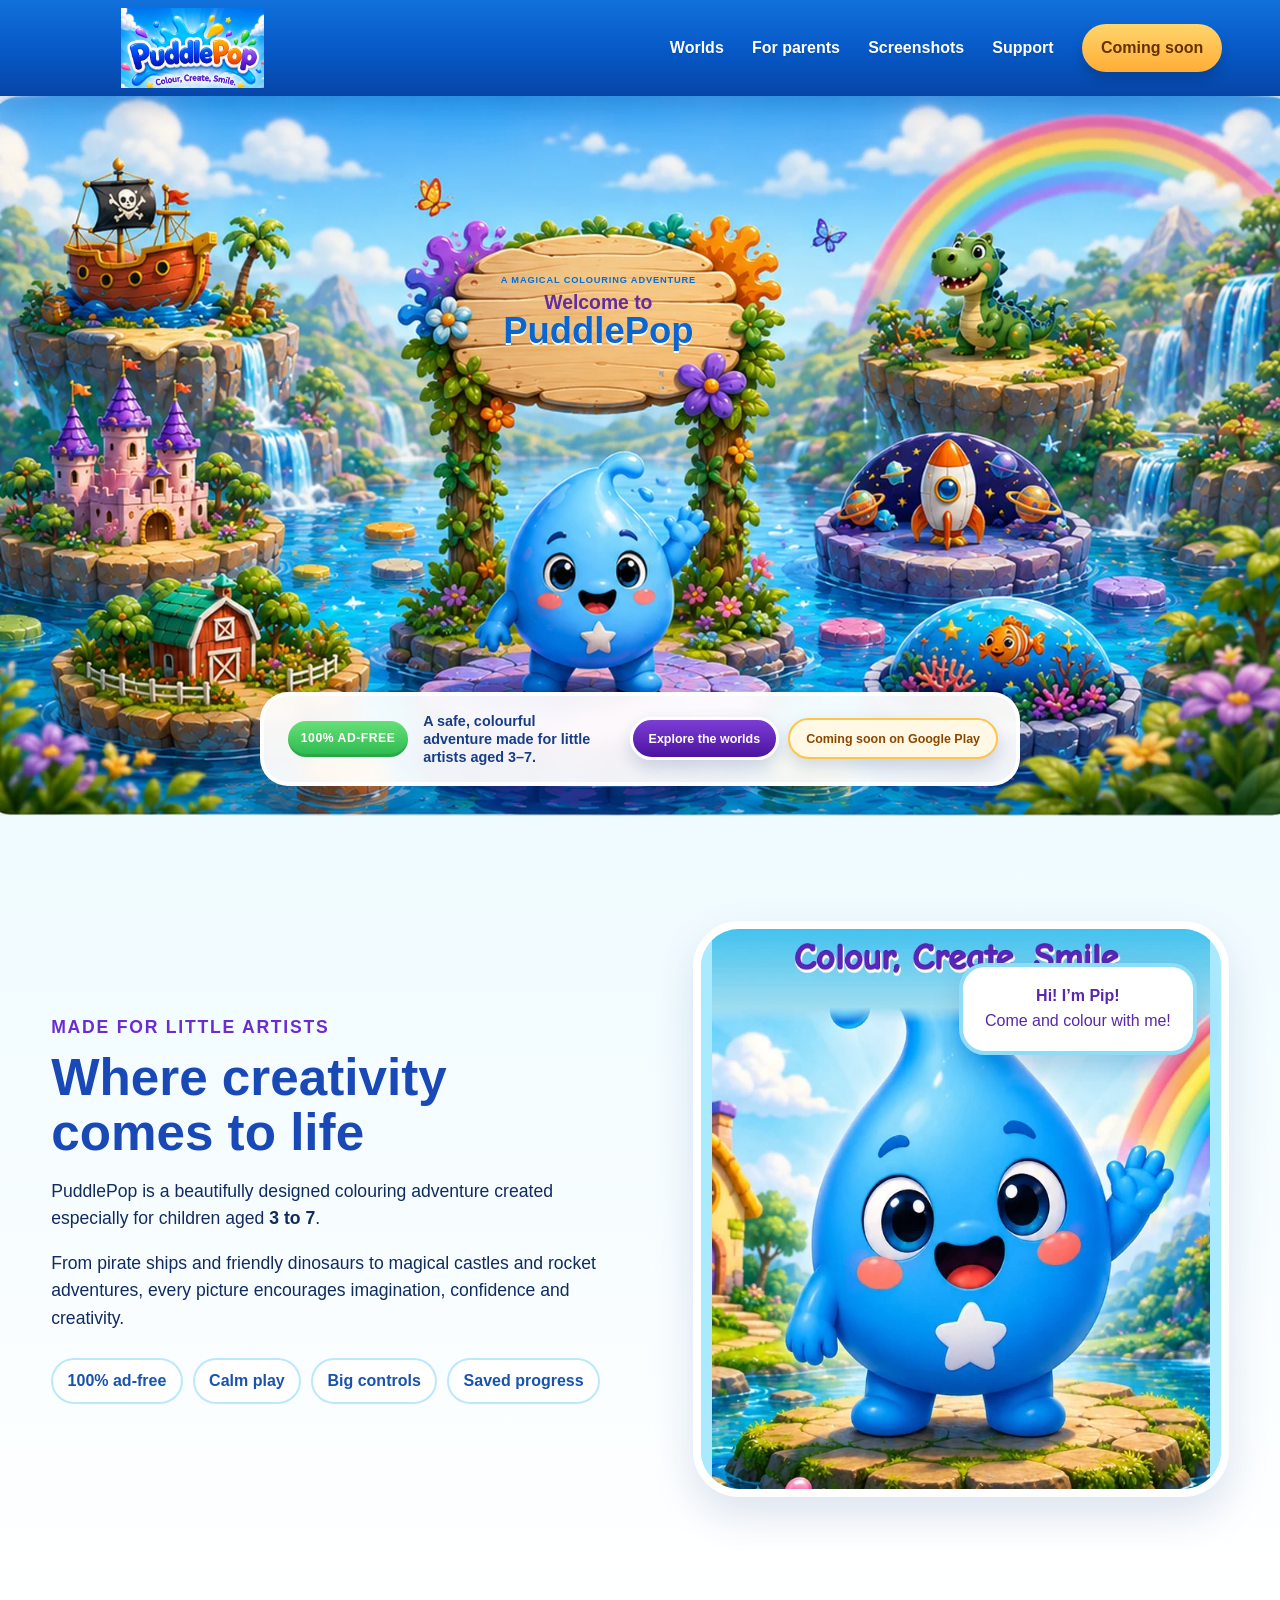
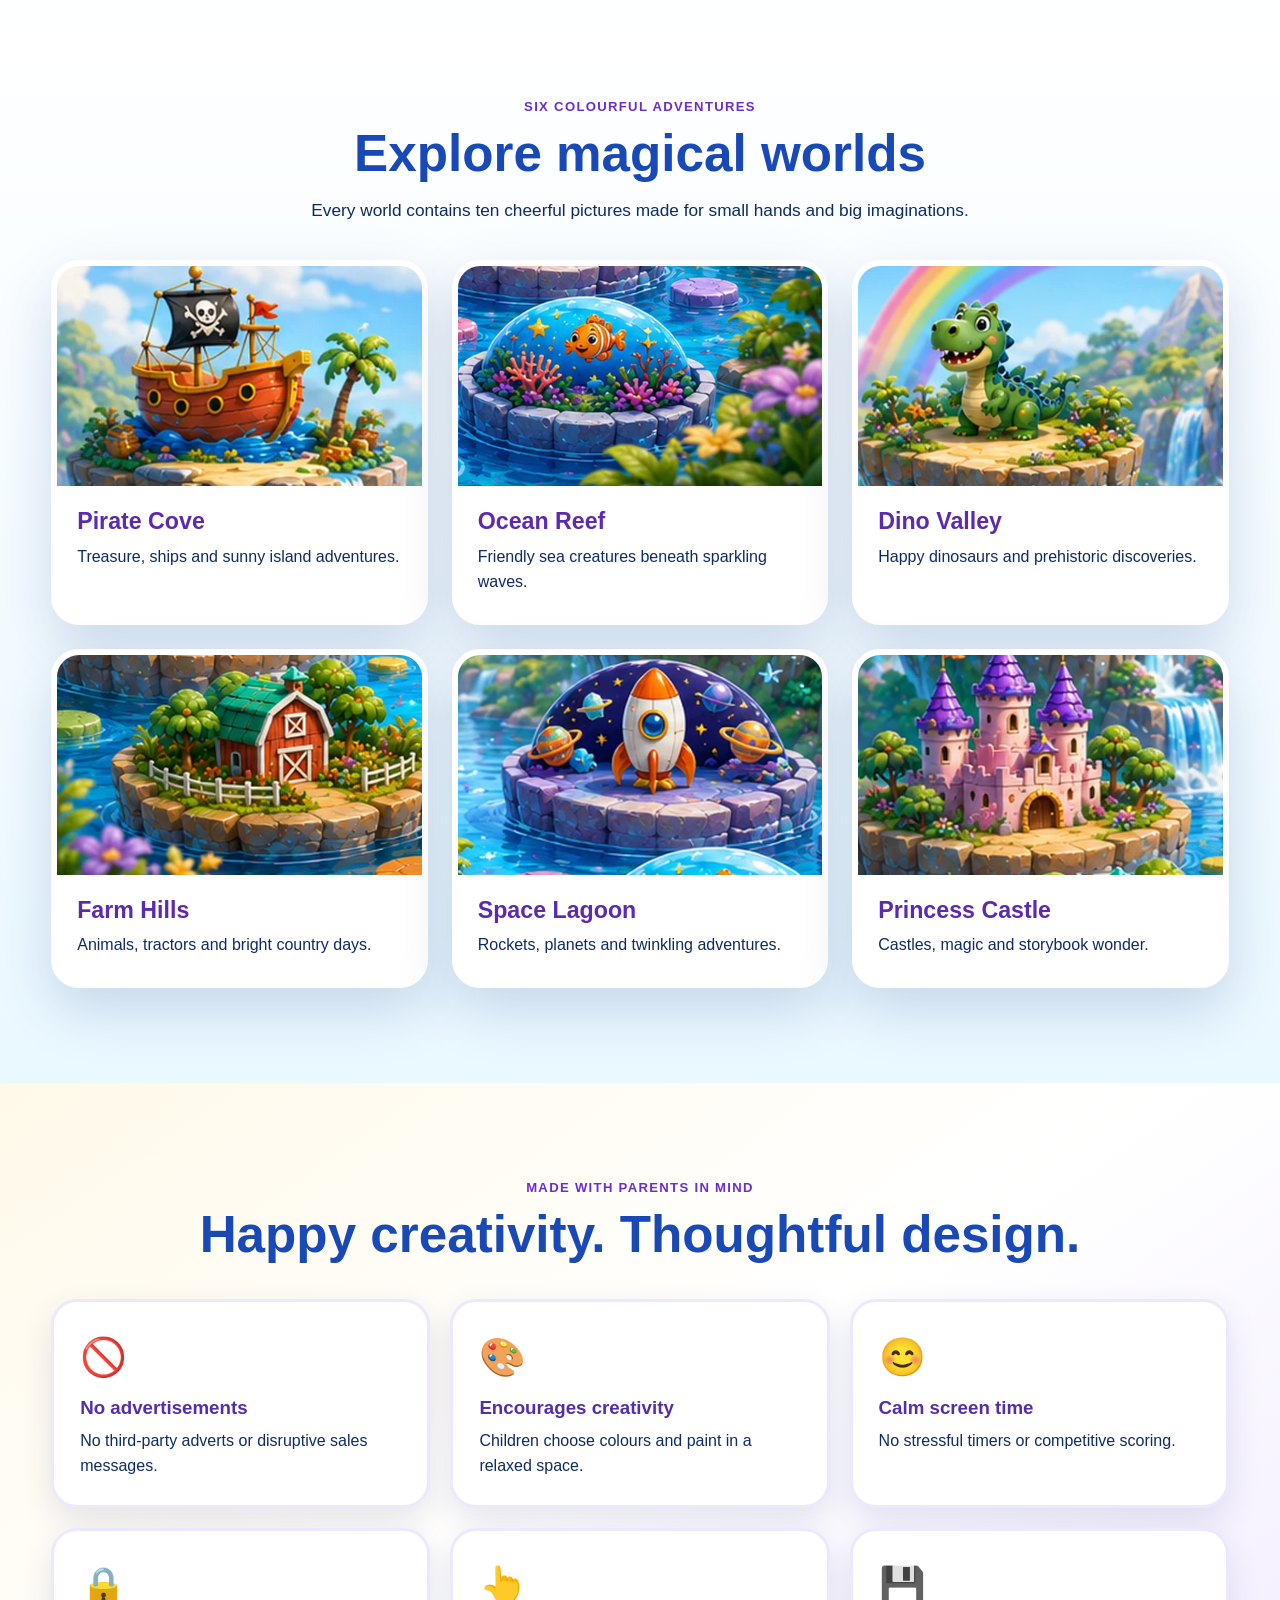
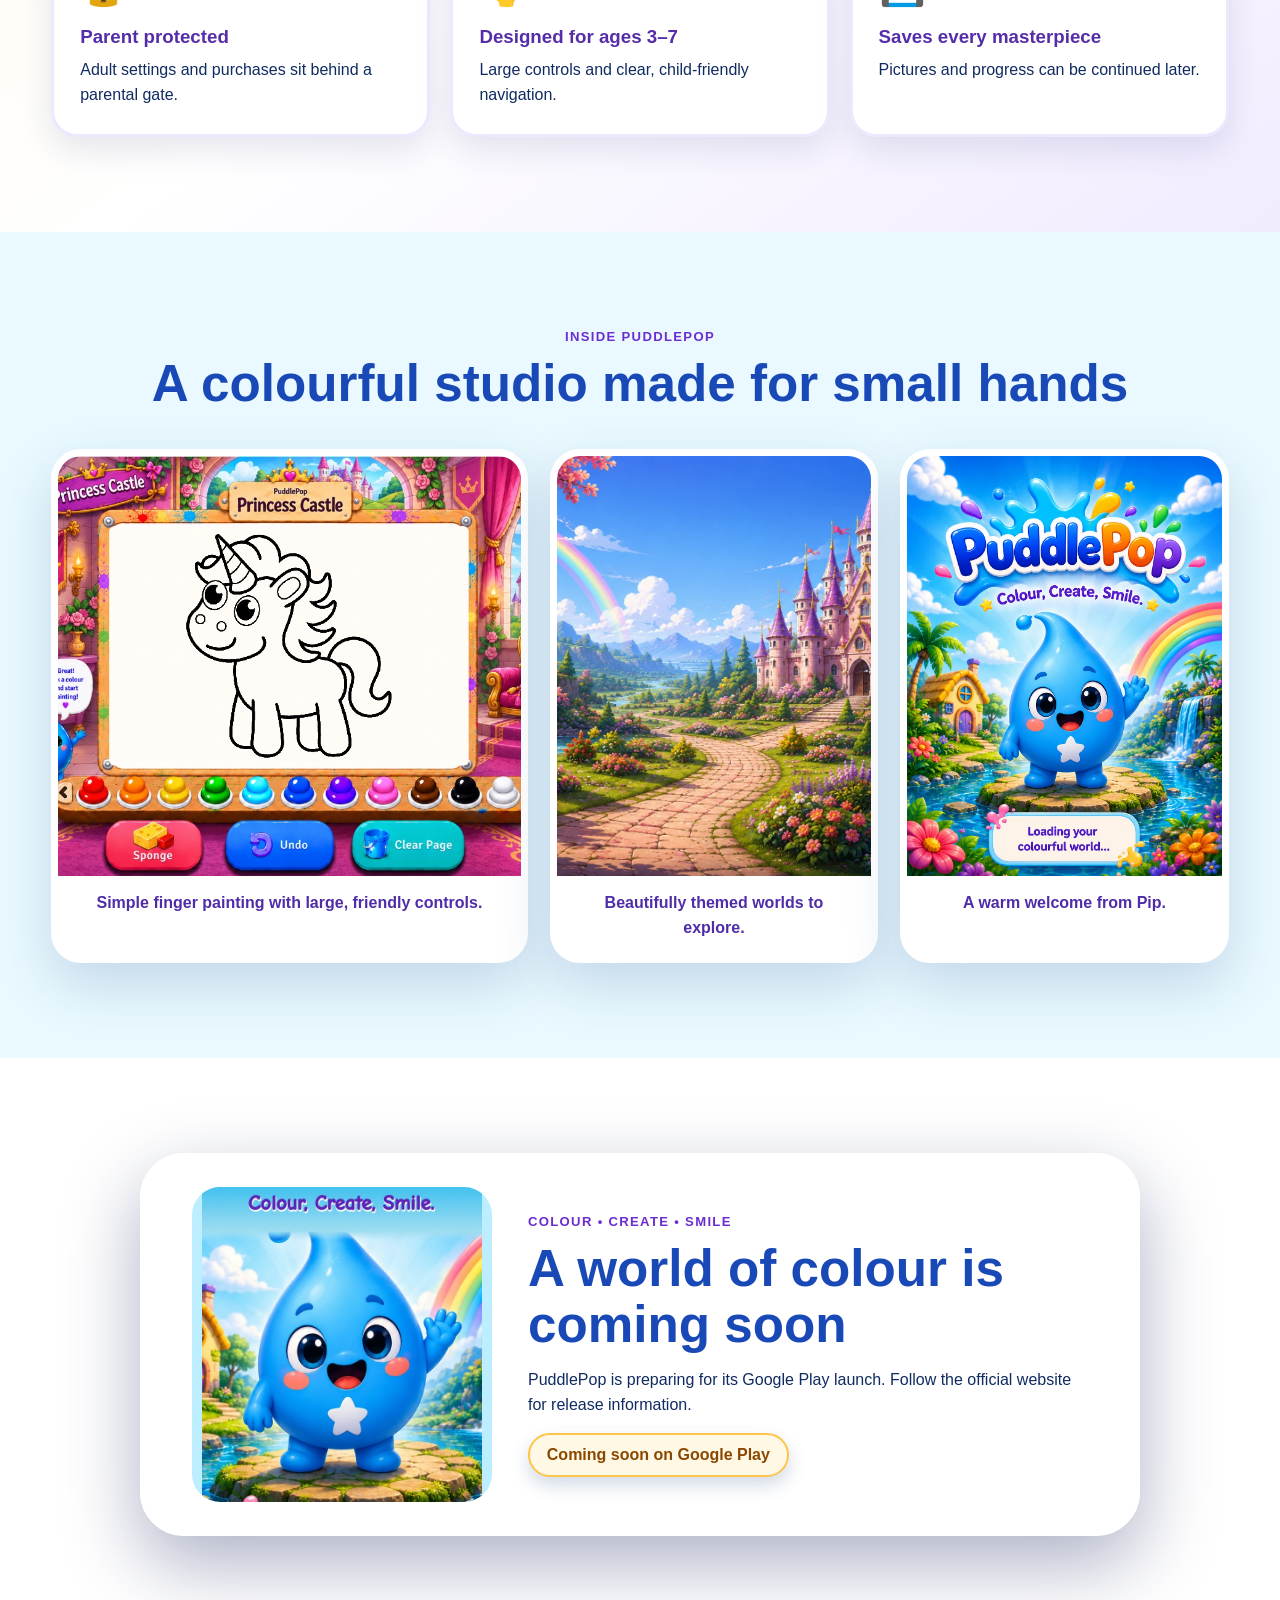
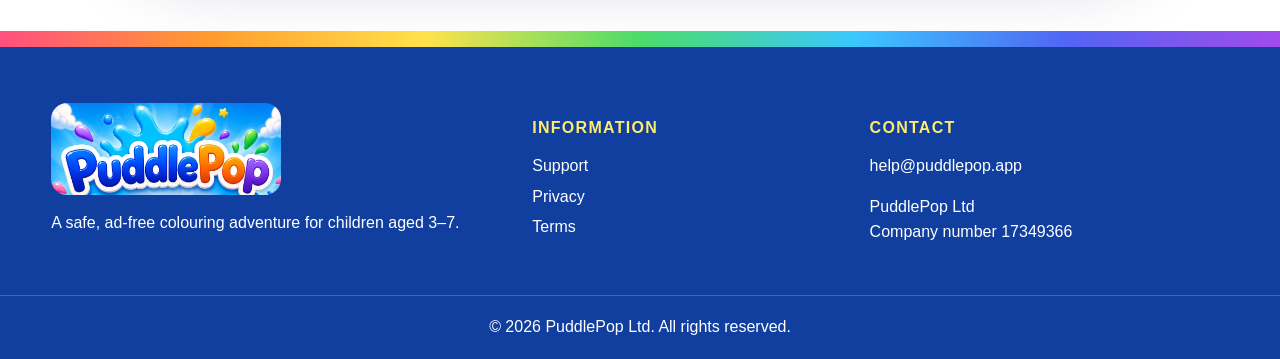
<file: index.html>
<!doctype html>
<html lang="en-GB">
<head>
  <meta charset="utf-8">
  <meta name="viewport" content="width=device-width, initial-scale=1">
  <meta name="description" content="PuddlePop is a safe, ad-free colouring adventure for children aged 3–7. Explore six magical worlds, paint beautiful pictures and create happy memories.">
  <meta name="theme-color" content="#0759c7">
  <meta property="og:title" content="PuddlePop — Colour, Create, Smile">
  <meta property="og:description" content="A safe, ad-free colouring adventure for little artists aged 3–7.">
  <meta property="og:image" content="assets/images/home.webp">
  <title>PuddlePop — Colour, Create, Smile</title>
  <link rel="icon" href="assets/images/pip.webp">
  <link rel="stylesheet" href="styles-v5.css?v=11">
  <script defer src="script.js"></script>
  <!-- Google tag (gtag.js) -->
  <script async src="https://www.googletagmanager.com/gtag/js?id=G-1NWRG2J6LN"></script>
  <script>
    window.dataLayer = window.dataLayer || [];
    function gtag(){dataLayer.push(arguments);}
    gtag('js', new Date());
    gtag('config', 'G-1NWRG2J6LN');
  </script>
</head>
<body>
  <a class="skip-link" href="#main">Skip to content</a>

  <header class="site-header">
    <a class="brand" href="#top" aria-label="PuddlePop home">
      <img src="assets/images/logo.webp" alt="PuddlePop">
    </a>
    <button class="menu-button" type="button" aria-expanded="false" aria-controls="site-nav">Menu</button>
    <nav id="site-nav" aria-label="Main navigation">
      <a href="#worlds">Worlds</a>
      <a href="#parents">For parents</a>
      <a href="#screenshots">Screenshots</a>
      <a href="support.html">Support</a>
      <span class="nav-coming">Coming soon</span>
    </nav>
  </header>

  <main id="main">
    <section class="hero" id="top" aria-labelledby="hero-title">
      <div class="hero-art-stage">
        <picture class="hero-picture">
          <source media="(max-width: 560px)" srcset="assets/images/hero-mobile-centred.webp">
          <img class="hero-art" src="assets/images/home.webp" alt="Pip surrounded by six magical PuddlePop worlds">
        </picture>
        <div class="hero-board-copy">
          <p class="hero-kicker">A magical colouring adventure</p>
          <h1 id="hero-title"><span>Welcome to</span>PuddlePop</h1>
        </div>
      </div>
      <div class="mobile-hero-hotspots" aria-label="PuddlePop mobile actions">
        <a href="#worlds" aria-label="Explore the PuddlePop worlds"></a>
        <span aria-label="Coming soon on Google Play"></span>
      </div>
      <div class="hero-info-panel" aria-label="PuddlePop introduction">
        <div class="hero-info-text">
          <span class="hero-safe-badge">100% ad-free</span>
          <p>A safe, colourful adventure made for little artists aged 3–7.</p>
        </div>
        <div class="hero-actions">
          <a class="button primary" href="#worlds">Explore the worlds</a>
          <span class="button secondary">Coming soon on Google Play</span>
        </div>
      </div>
    </section>

    <section class="intro" aria-labelledby="intro-title">
      <div class="container intro-grid">
        <div class="intro-copy reveal">
          <p class="eyebrow">Made for little artists</p>
          <h2 id="intro-title">Where creativity comes to life</h2>
          <p>PuddlePop is a beautifully designed colouring adventure created especially for children aged <strong>3 to 7</strong>.</p>
          <p>From pirate ships and friendly dinosaurs to magical castles and rocket adventures, every picture encourages imagination, confidence and creativity.</p>
          <div class="mini-badges" aria-label="Key benefits">
            <span>100% ad-free</span>
            <span>Calm play</span>
            <span>Big controls</span>
            <span>Saved progress</span>
          </div>
        </div>
        <figure class="pip-card reveal">
          <div class="pip-image-wrap">
            <img src="assets/images/pip.webp" alt="Pip, the cheerful blue PuddlePop mascot, waving">
          </div>
          <figcaption><strong>Hi! I’m Pip!</strong><br>Come and colour with me!</figcaption>
        </figure>
      </div>
    </section>

    <section id="worlds" class="worlds" aria-labelledby="worlds-title">
      <div class="container">
        <p class="eyebrow centred">Six colourful adventures</p>
        <h2 id="worlds-title" class="centred">Explore magical worlds</h2>
        <p class="section-lead">Every world contains ten cheerful pictures made for small hands and big imaginations.</p>
        <div class="world-grid">
          <article class="world-card reveal"><img src="assets/images/world-pirate.webp" alt="Pirate ship on a tropical island"><div><h3>Pirate Cove</h3><p>Treasure, ships and sunny island adventures.</p></div></article>
          <article class="world-card reveal"><img src="assets/images/world-ocean.webp" alt="Colourful fish and coral reef"><div><h3>Ocean Reef</h3><p>Friendly sea creatures beneath sparkling waves.</p></div></article>
          <article class="world-card reveal"><img src="assets/images/world-dino.webp" alt="Friendly green dinosaur on an island"><div><h3>Dino Valley</h3><p>Happy dinosaurs and prehistoric discoveries.</p></div></article>
          <article class="world-card reveal"><img src="assets/images/world-farm.webp" alt="Red barn on a small green island"><div><h3>Farm Hills</h3><p>Animals, tractors and bright country days.</p></div></article>
          <article class="world-card reveal"><img src="assets/images/world-space.webp" alt="Rocket surrounded by stars and planets"><div><h3>Space Lagoon</h3><p>Rockets, planets and twinkling adventures.</p></div></article>
          <article class="world-card reveal"><img src="assets/images/world-princess.webp" alt="Pink fairy-tale castle"><div><h3>Princess Castle</h3><p>Castles, magic and storybook wonder.</p></div></article>
        </div>
      </div>
    </section>

    <section id="parents" class="features" aria-labelledby="features-title">
      <div class="container">
        <p class="eyebrow centred">Made with parents in mind</p>
        <h2 id="features-title" class="centred">Happy creativity. Thoughtful design.</h2>
        <div class="feature-grid">
          <article class="feature reveal"><span>🚫</span><h3>No advertisements</h3><p>No third-party adverts or disruptive sales messages.</p></article>
          <article class="feature reveal"><span>🎨</span><h3>Encourages creativity</h3><p>Children choose colours and paint in a relaxed space.</p></article>
          <article class="feature reveal"><span>😊</span><h3>Calm screen time</h3><p>No stressful timers or competitive scoring.</p></article>
          <article class="feature reveal"><span>🔒</span><h3>Parent protected</h3><p>Adult settings and purchases sit behind a parental gate.</p></article>
          <article class="feature reveal"><span>👆</span><h3>Designed for ages 3–7</h3><p>Large controls and clear, child-friendly navigation.</p></article>
          <article class="feature reveal"><span>💾</span><h3>Saves every masterpiece</h3><p>Pictures and progress can be continued later.</p></article>
        </div>
      </div>
    </section>

    <section id="screenshots" class="screenshots" aria-labelledby="screens-title">
      <div class="container">
        <p class="eyebrow centred">Inside PuddlePop</p>
        <h2 id="screens-title" class="centred">A colourful studio made for small hands</h2>
        <div class="shot-grid">
          <figure class="shot wide reveal"><img src="assets/images/colouring.webp" alt="PuddlePop Princess Castle colouring studio"><figcaption>Simple finger painting with large, friendly controls.</figcaption></figure>
          <figure class="shot reveal"><img src="assets/images/gallery.webp" alt="A magical castle world in PuddlePop"><figcaption>Beautifully themed worlds to explore.</figcaption></figure>
          <figure class="shot portrait reveal"><img src="assets/images/splash.webp" alt="PuddlePop loading screen featuring Pip"><figcaption>A warm welcome from Pip.</figcaption></figure>
        </div>
      </div>
    </section>

    <section class="download" aria-labelledby="download-title">
      <div class="download-panel reveal">
        <img src="assets/images/pip.webp" alt="Pip waving">
        <div>
          <p class="eyebrow">Colour • Create • Smile</p>
          <h2 id="download-title">A world of colour is coming soon</h2>
          <p>PuddlePop is preparing for its Google Play launch. Follow the official website for release information.</p>
          <span class="button secondary">Coming soon on Google Play</span>
        </div>
      </div>
    </section>
  </main>

  <footer>
    <div class="rainbow"></div>
    <div class="container footer-grid">
      <div>
        <img class="footer-logo" src="assets/images/logo.webp" alt="PuddlePop">
        <p>A safe, ad-free colouring adventure for children aged 3–7.</p>
      </div>
      <div>
        <h2>Information</h2>
        <a href="support.html">Support</a>
        <a href="privacy.html">Privacy</a>
        <a href="terms.html">Terms</a>
      </div>
      <div>
        <h2>Contact</h2>
        <a href="mailto:help@puddlepop.app">help@puddlepop.app</a>
        <p>PuddlePop Ltd<br>Company number 17349366</p>
      </div>
    </div>
    <p class="copyright">© 2026 PuddlePop Ltd. All rights reserved.</p>
  </footer>
</body>
</html>
</file>
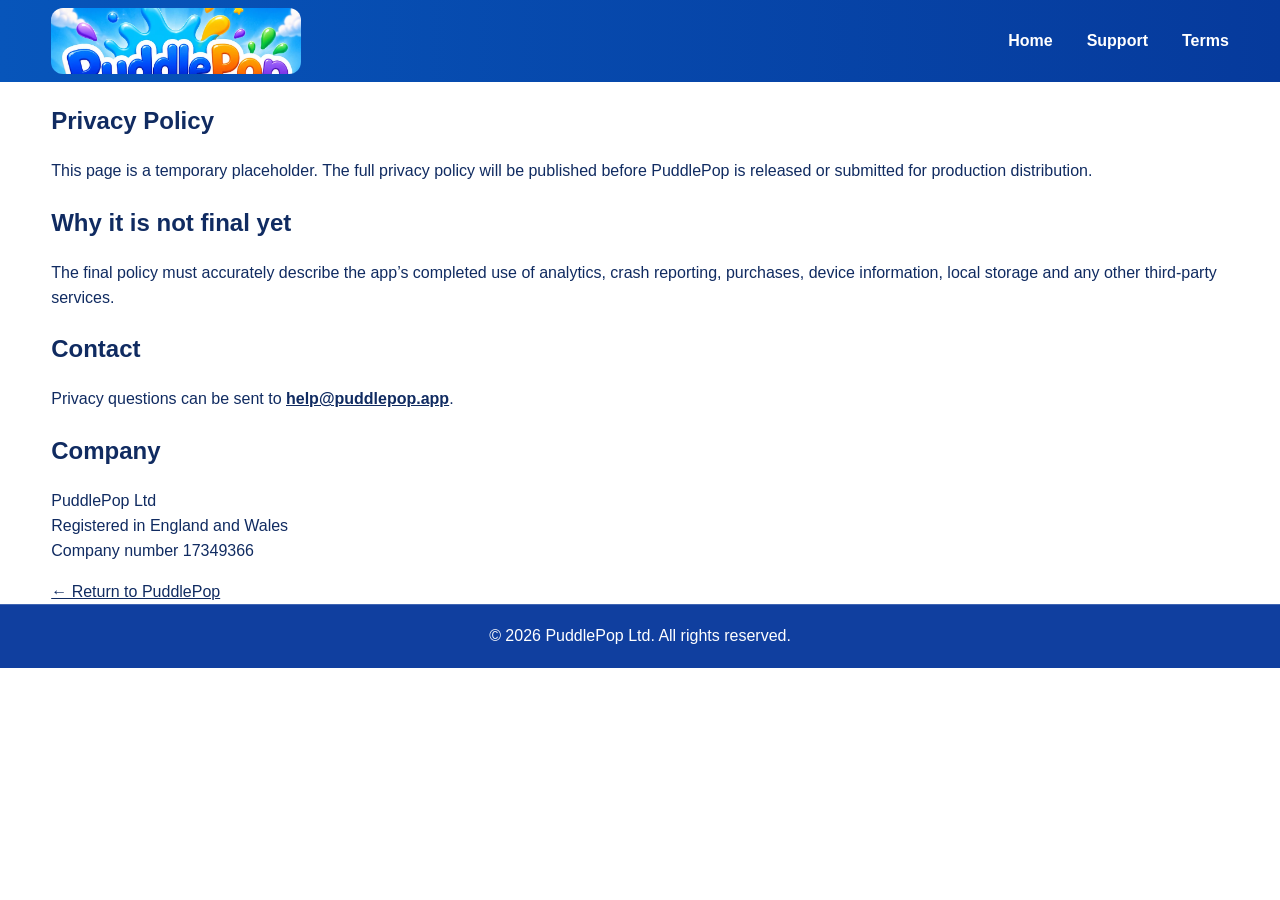
<file: privacy.html>
<!doctype html><html lang="en-GB"><head><meta charset="utf-8"><meta name="viewport" content="width=device-width,initial-scale=1"><meta name="robots" content="noindex"><title>PuddlePop Privacy Policy</title><link rel="stylesheet" href="styles-v4.css?v=4">
  <!-- Google tag (gtag.js) -->
  <script async src="https://www.googletagmanager.com/gtag/js?id=G-1NWRG2J6LN"></script>
  <script>
    window.dataLayer = window.dataLayer || [];
    function gtag(){dataLayer.push(arguments);}
    gtag('js', new Date());
    gtag('config', 'G-1NWRG2J6LN');
  </script>
</head><body><header class="site-header"><a class="brand" href="index.html"><img src="assets/images/logo.webp" alt="PuddlePop"></a><nav style="display:flex"><a href="index.html">Home</a><a href="support.html">Support</a><a href="terms.html">Terms</a></nav></header><main><section class="page-hero"><div class="container"><h1>Privacy Policy</h1></div></section><section class="content-page"><div class="container"><div class="content-card"><div class="notice">This page is a temporary placeholder. The full privacy policy will be published before PuddlePop is released or submitted for production distribution.</div><h2>Why it is not final yet</h2><p>The final policy must accurately describe the app’s completed use of analytics, crash reporting, purchases, device information, local storage and any other third-party services.</p><h2>Contact</h2><p>Privacy questions can be sent to <a href="mailto:help@puddlepop.app"><strong>help@puddlepop.app</strong></a>.</p><h2>Company</h2><p>PuddlePop Ltd<br>Registered in England and Wales<br>Company number 17349366</p><a class="back-link" href="index.html">← Return to PuddlePop</a></div></div></section></main><footer><p class="copyright">© 2026 PuddlePop Ltd. All rights reserved.</p></footer></body></html>
</file>
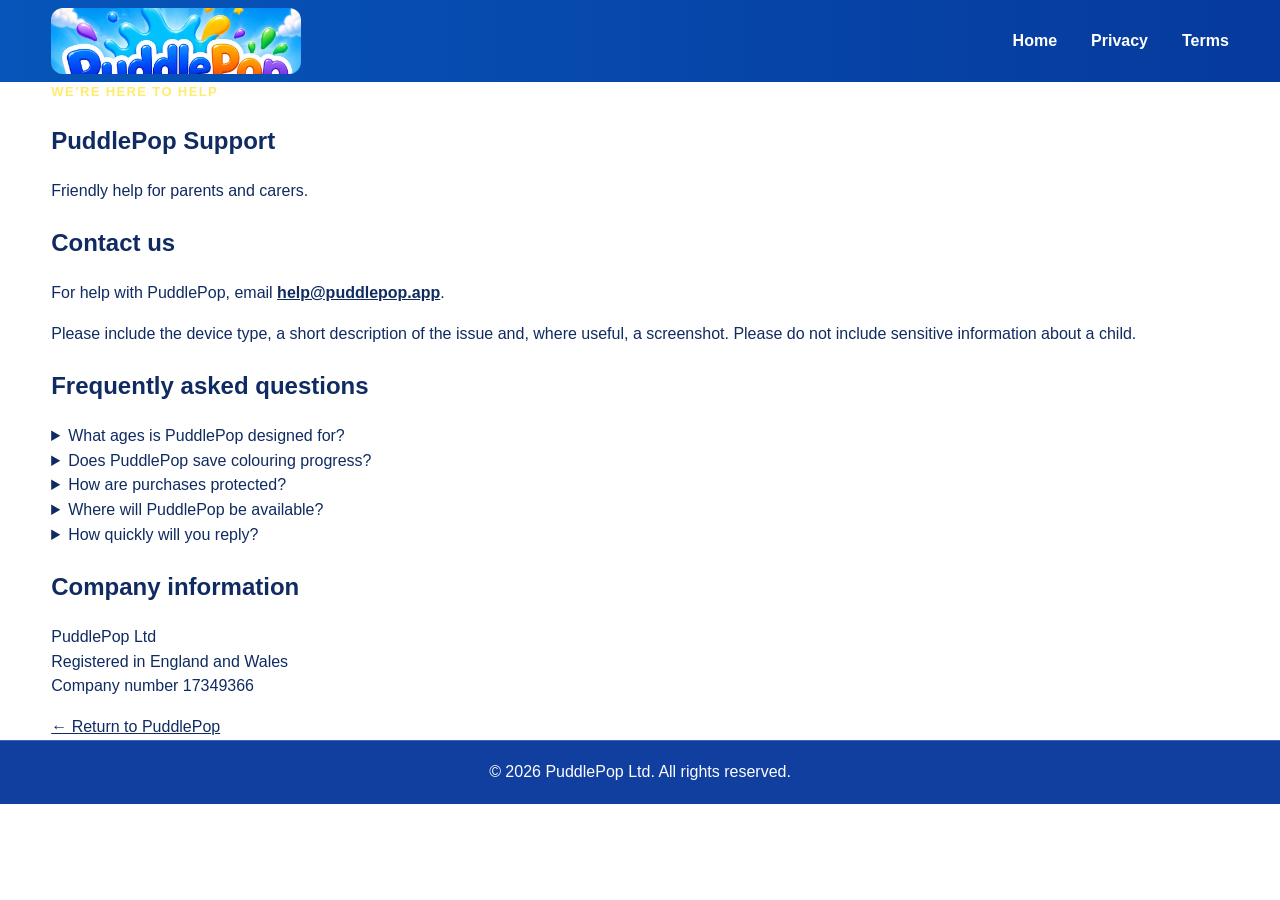
<file: support.html>
<!doctype html><html lang="en-GB"><head><meta charset="utf-8"><meta name="viewport" content="width=device-width,initial-scale=1"><meta name="description" content="Get help and support for the PuddlePop children's colouring app."><title>PuddlePop Support</title><link rel="stylesheet" href="styles-v4.css?v=4">
  <!-- Google tag (gtag.js) -->
  <script async src="https://www.googletagmanager.com/gtag/js?id=G-1NWRG2J6LN"></script>
  <script>
    window.dataLayer = window.dataLayer || [];
    function gtag(){dataLayer.push(arguments);}
    gtag('js', new Date());
    gtag('config', 'G-1NWRG2J6LN');
  </script>
</head><body><header class="site-header"><a class="brand" href="index.html"><img src="assets/images/logo.webp" alt="PuddlePop"></a><nav style="display:flex"><a href="index.html">Home</a><a href="privacy.html">Privacy</a><a href="terms.html">Terms</a></nav></header><main><section class="page-hero"><div class="container"><p class="eyebrow" style="color:#ffec6c">We’re here to help</p><h1>PuddlePop Support</h1><p>Friendly help for parents and carers.</p></div></section><section class="content-page"><div class="container"><div class="content-card"><h2>Contact us</h2><p>For help with PuddlePop, email <a href="mailto:help@puddlepop.app"><strong>help@puddlepop.app</strong></a>.</p><p>Please include the device type, a short description of the issue and, where useful, a screenshot. Please do not include sensitive information about a child.</p><h2>Frequently asked questions</h2><div class="faq"><details><summary>What ages is PuddlePop designed for?</summary><p>PuddlePop is designed primarily for children aged 3–7, with large controls and simple navigation.</p></details><details><summary>Does PuddlePop save colouring progress?</summary><p>Yes. Children can return to unfinished pictures and continue colouring later.</p></details><details><summary>How are purchases protected?</summary><p>Parent-only areas and purchases are protected by a parental gate.</p></details><details><summary>Where will PuddlePop be available?</summary><p>PuddlePop is currently preparing for release on Google Play.</p></details><details><summary>How quickly will you reply?</summary><p>We aim to respond to support enquiries as soon as reasonably possible, normally within a few working days.</p></details></div><h2>Company information</h2><p>PuddlePop Ltd<br>Registered in England and Wales<br>Company number 17349366</p><a class="back-link" href="index.html">← Return to PuddlePop</a></div></div></section></main><footer><p class="copyright">© 2026 PuddlePop Ltd. All rights reserved.</p></footer></body></html>
</file>
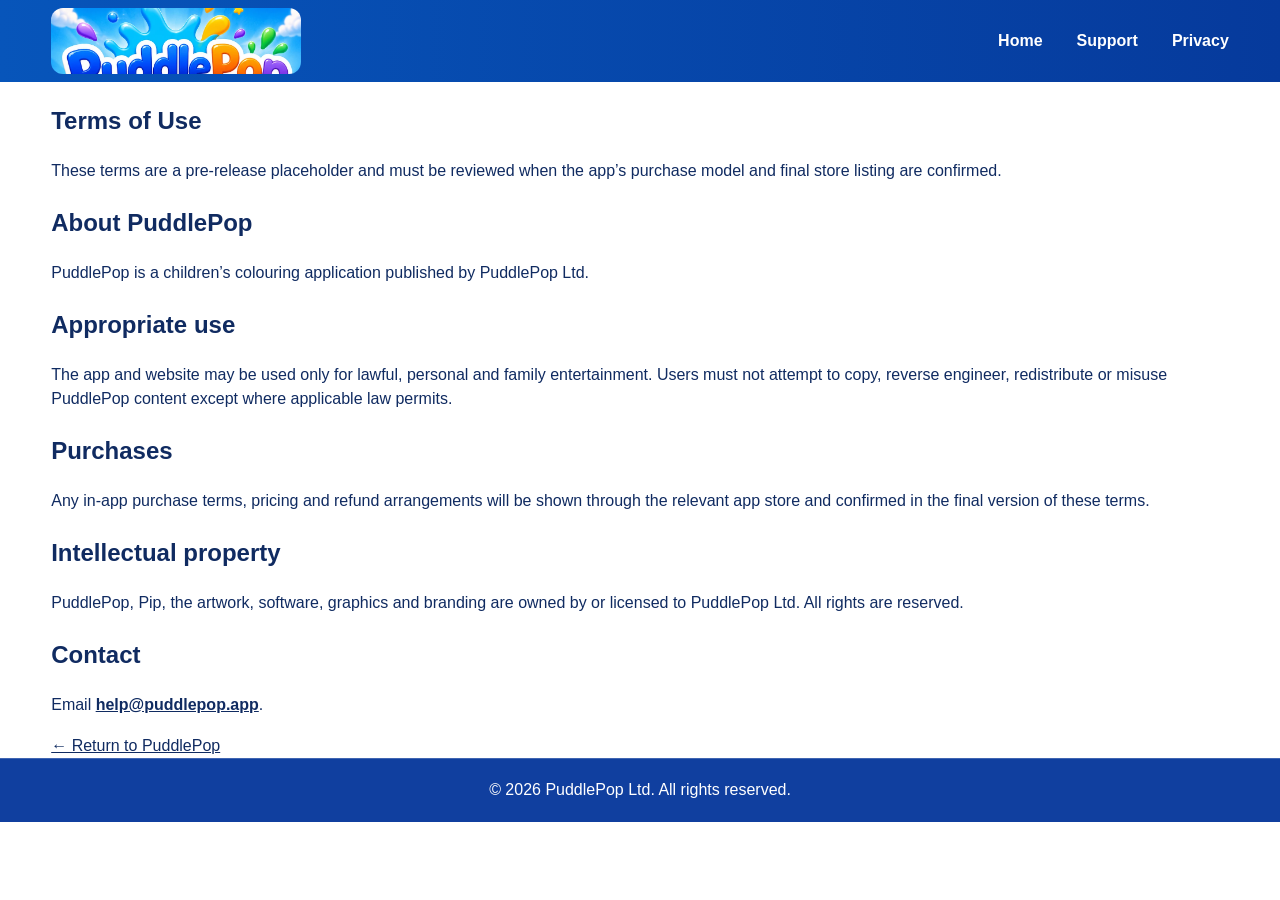
<file: terms.html>
<!doctype html><html lang="en-GB"><head><meta charset="utf-8"><meta name="viewport" content="width=device-width,initial-scale=1"><meta name="robots" content="noindex"><title>PuddlePop Terms</title><link rel="stylesheet" href="styles-v4.css?v=4">
  <!-- Google tag (gtag.js) -->
  <script async src="https://www.googletagmanager.com/gtag/js?id=G-1NWRG2J6LN"></script>
  <script>
    window.dataLayer = window.dataLayer || [];
    function gtag(){dataLayer.push(arguments);}
    gtag('js', new Date());
    gtag('config', 'G-1NWRG2J6LN');
  </script>
</head><body><header class="site-header"><a class="brand" href="index.html"><img src="assets/images/logo.webp" alt="PuddlePop"></a><nav style="display:flex"><a href="index.html">Home</a><a href="support.html">Support</a><a href="privacy.html">Privacy</a></nav></header><main><section class="page-hero"><div class="container"><h1>Terms of Use</h1></div></section><section class="content-page"><div class="container"><div class="content-card"><div class="notice">These terms are a pre-release placeholder and must be reviewed when the app’s purchase model and final store listing are confirmed.</div><h2>About PuddlePop</h2><p>PuddlePop is a children’s colouring application published by PuddlePop Ltd.</p><h2>Appropriate use</h2><p>The app and website may be used only for lawful, personal and family entertainment. Users must not attempt to copy, reverse engineer, redistribute or misuse PuddlePop content except where applicable law permits.</p><h2>Purchases</h2><p>Any in-app purchase terms, pricing and refund arrangements will be shown through the relevant app store and confirmed in the final version of these terms.</p><h2>Intellectual property</h2><p>PuddlePop, Pip, the artwork, software, graphics and branding are owned by or licensed to PuddlePop Ltd. All rights are reserved.</p><h2>Contact</h2><p>Email <a href="mailto:help@puddlepop.app"><strong>help@puddlepop.app</strong></a>.</p><a class="back-link" href="index.html">← Return to PuddlePop</a></div></div></section></main><footer><p class="copyright">© 2026 PuddlePop Ltd. All rights reserved.</p></footer></body></html>
</file>
<file: styles-v5.css>
:root{--blue:#0759c7;--deep:#0d3da2;--purple:#6527b7;--ink:#102b61;--sky:#eefbff;--shadow:0 22px 55px rgba(20,65,135,.18)}
*{box-sizing:border-box}html{scroll-behavior:smooth}body{margin:0;font-family:Trebuchet MS,Arial,sans-serif;color:var(--ink);background:#fff;line-height:1.55}img{display:block;max-width:100%}a{color:inherit}.skip-link{position:fixed;left:12px;top:-80px;z-index:1000;background:#fff;padding:12px 18px;border-radius:12px}.skip-link:focus{top:12px}.container{width:min(1180px,92vw);margin:auto}.centred{text-align:center}.eyebrow{margin:0 0 .55rem;color:#6c2dd0;text-transform:uppercase;letter-spacing:.1em;font-weight:900;font-size:.82rem}.section-lead{max-width:680px;margin:0 auto 36px;text-align:center;font-size:1.08rem}.site-header{height:82px;padding:0 clamp(18px,4vw,64px);display:flex;align-items:center;justify-content:space-between;background:linear-gradient(90deg,#0755ba,#063a9c);color:#fff;position:relative;z-index:20}.brand img{width:250px;height:66px;object-fit:cover;object-position:center 27%;border-radius:12px}.site-header nav{display:flex;align-items:center;gap:34px;font-weight:900}.site-header nav a{text-decoration:none}.site-header nav a:hover{text-decoration:underline}.nav-coming{padding:.7rem 1.2rem;border-radius:999px;background:linear-gradient(#ffd56c,#ffad35);color:#653200;box-shadow:0 7px 12px rgba(0,0,0,.17)}.menu-button{display:none;border:0;border-radius:12px;padding:.7rem 1rem;font-weight:900;color:#1545a8;background:#fff}
.hero{position:relative;width:100%;aspect-ratio:16/9;min-height:630px;overflow:hidden;background:#1e9fe7}.hero-art{position:absolute;inset:0;width:100%;height:100%;object-fit:cover}.hero-copy{position:absolute;left:46.75%;top:20.15%;width:22.5%;height:21.4%;max-width:none;transform:translateX(-50%);display:flex;flex-direction:column;align-items:center;justify-content:center;text-align:center;color:#123e8f;padding:.35% 1.1% .45%}.hero-kicker{margin:0 0 .18rem;font-size:clamp(.58rem,.68vw,.78rem);font-weight:900;text-transform:uppercase;letter-spacing:.075em;color:#076ed9;line-height:1.05}.hero-copy h1{margin:0;font-size:clamp(1.62rem,2.55vw,3rem);line-height:.91;color:#0b65cf;text-shadow:0 2px 0 #fff}.hero-copy h1 span{display:block;font-size:.59em;color:#642c9d;text-shadow:none;margin-bottom:.08em;line-height:1}.hero-description{max-width:95%;margin:.38rem auto .48rem;font-size:clamp(.65rem,.73vw,.84rem);font-weight:900;line-height:1.18}.hero-actions{display:flex;flex-direction:column;align-items:center;gap:5px;width:100%}.hero-actions .button{max-width:92%;padding:.48rem .88rem;font-size:clamp(.66rem,.69vw,.8rem)}.button{display:inline-flex;align-items:center;justify-content:center;text-decoration:none;border-radius:999px;padding:.66rem 1.05rem;font-weight:900;line-height:1.15;box-shadow:0 8px 18px rgba(31,67,124,.2)}.button.primary{background:linear-gradient(#7d3dd6,#4c139f);color:#fff;border:3px solid #fff}.button.secondary{background:#fff8e5;color:#8a4700;border:2px solid #ffc44a}
.intro{padding:105px 0;background:linear-gradient(#effbff,#fff)}.intro-grid{display:grid;grid-template-columns:1.02fr .98fr;align-items:center;gap:84px}.intro-copy h2,.worlds h2,.features h2,.screenshots h2,.download h2{font-size:clamp(2.1rem,4vw,3.65rem);line-height:1.08;margin:.12rem 0 1rem;color:#1949b6}.intro-copy p{font-size:1.1rem}.mini-badges{display:flex;flex-wrap:wrap;gap:10px;margin-top:26px}.mini-badges span{padding:.55rem .9rem;border:2px solid #bce8fb;border-radius:999px;background:#fff;color:#1853ae;font-weight:900}.pip-card{position:relative;margin:0;border:8px solid #fff;border-radius:46px;background:#a9eaff;box-shadow:0 18px 42px rgba(20,65,135,.14);overflow:hidden;min-height:560px}.pip-image-wrap{height:560px;background:#a9eaff}.pip-card img{width:100%;height:100%;object-fit:contain;object-position:center bottom}.pip-card figcaption{position:absolute;right:24px;top:34px;padding:17px 22px;border:4px solid #8fdcf7;border-radius:26px;background:#fff;text-align:center;color:#5927aa;box-shadow:0 12px 28px rgba(20,60,120,.18)}
.worlds{padding:95px 0;background:linear-gradient(#fff,#eaf8ff)}.world-grid{display:grid;grid-template-columns:repeat(3,1fr);gap:24px}.world-card{overflow:hidden;border:6px solid #fff;border-radius:28px;background:#fff;box-shadow:var(--shadow);transition:.25s}.world-card:hover{transform:translateY(-8px)}.world-card img{width:100%;height:220px;object-fit:cover}.world-card div{padding:18px 20px 24px}.world-card h3{margin:0 0 .3rem;color:#5c29b1;font-size:1.45rem}.world-card p{margin:0}.features{padding:95px 0;background:linear-gradient(145deg,#fff9e9,#fff,#f1ebff)}.feature-grid{display:grid;grid-template-columns:repeat(3,1fr);gap:20px;margin-top:36px}.feature{padding:26px;border:3px solid #eee8ff;border-radius:26px;background:#fff;box-shadow:0 13px 32px rgba(39,52,114,.12)}.feature span{font-size:2.35rem}.feature h3{margin:.45rem 0;color:#562da9}.feature p{margin:0}.screenshots{padding:95px 0;background:#eaf9ff}.shot-grid{display:grid;grid-template-columns:1.45fr 1fr 1fr;gap:22px;margin-top:38px}.shot{display:flex;flex-direction:column;overflow:hidden;margin:0;border:7px solid #fff;border-radius:30px;background:#fff;box-shadow:var(--shadow)}.shot img{width:100%;height:420px;object-fit:cover}.shot figcaption{padding:15px 18px;color:#4f2ca8;font-weight:900;text-align:center}.download{padding:95px 4vw;background:url('assets/images/gallery.webp') center/cover fixed no-repeat}.download-panel{width:min(1000px,94vw);margin:auto;display:grid;grid-template-columns:300px 1fr;align-items:center;gap:36px;padding:26px 44px;border:8px solid #fff;border-radius:44px;background:rgba(255,255,255,.95);box-shadow:0 28px 75px rgba(19,31,92,.35)}.download-panel img{width:100%;height:315px;object-fit:contain;object-position:center bottom;border-radius:28px;background:#bceeff}.rainbow{height:16px;background:linear-gradient(90deg,#ff4f7f,#ff9d2e,#ffe24b,#4bdc6a,#3bc8ff,#5165f3,#a14beb)}footer{background:#103f9f;color:#fff}.footer-grid{display:grid;grid-template-columns:1.2fr .8fr 1fr;gap:50px;padding:56px 0 34px}.footer-logo{width:230px;height:92px;object-fit:cover;object-position:center 27%;border-radius:16px}.footer-grid h2{font-size:1rem;color:#ffec6c;text-transform:uppercase;letter-spacing:.08em}.footer-grid a{display:block;margin:.35rem 0;text-decoration:none}.footer-grid a:hover{text-decoration:underline}.copyright{margin:0;padding:19px;text-align:center;border-top:1px solid rgba(255,255,255,.2)}.reveal{opacity:0;transform:translateY(22px);transition:.65s}.reveal.visible{opacity:1;transform:none}
@media(max-width:1050px){.site-header nav{gap:20px}.hero{min-height:570px}.hero-copy{left:46.75%;top:20.15%;width:24%;height:21.4%}.intro-grid{gap:42px}.pip-card,.pip-image-wrap{min-height:500px;height:500px}}
@media(max-width:820px){.site-header{height:74px}.brand img{width:190px;height:54px}.menu-button{display:block}.site-header nav{position:absolute;display:none;top:74px;left:15px;right:15px;flex-direction:column;align-items:stretch;gap:6px;padding:15px;border-radius:18px;background:#fff;color:#1648a6;box-shadow:var(--shadow)}.site-header nav.open{display:flex}.site-header nav a,.nav-coming{padding:.7rem 1rem}.hero{aspect-ratio:auto;min-height:720px}.hero-art{object-position:center}.hero-copy{left:46.75%;top:19%;width:31%;height:23%;}.hero-copy h1{font-size:clamp(2rem,7vw,3.4rem)}.hero-description{font-size:.85rem}.intro-grid,.download-panel{grid-template-columns:1fr}.world-grid,.feature-grid{grid-template-columns:repeat(2,1fr)}.shot-grid{grid-template-columns:1fr 1fr}.shot.wide{grid-column:1/-1}.footer-grid{grid-template-columns:1fr 1fr}.footer-grid>div:first-child{grid-column:1/-1}}
@media(max-width:560px){.hero{min-height:650px}.hero-art{object-position:50% center}.hero-copy{left:46.75%;top:18.5%;width:43%;height:25%}.hero-kicker{font-size:.58rem}.hero-copy h1{font-size:2rem}.hero-description{font-size:.72rem;margin:.55rem auto}.button{padding:.62rem .85rem;font-size:.78rem}.intro,.worlds,.features,.screenshots{padding:70px 0}.intro-grid{gap:34px}.pip-card,.pip-image-wrap{min-height:430px;height:430px}.pip-card figcaption{top:16px;right:12px;padding:10px 13px;font-size:.8rem}.world-grid,.feature-grid,.shot-grid{grid-template-columns:1fr}.shot.wide{grid-column:auto}.shot img{height:310px}.download{padding:65px 3vw}.download-panel{padding:22px;text-align:center}.download-panel img{height:265px}.footer-grid{grid-template-columns:1fr;gap:24px}.footer-grid>div:first-child{grid-column:auto}}

/* Fresh two-part homepage hero */
.hero-board-copy{
  position:absolute;
  left:46.75%;
  top:20.1%;
  width:22.5%;
  height:20.2%;
  transform:translateX(-50%);
  display:flex;
  flex-direction:column;
  align-items:center;
  justify-content:center;
  text-align:center;
  color:#123e8f;
  padding:.7% 1.7% 1%;
}
.hero-board-copy .hero-kicker{
  margin:0 0 .45rem;
  font-size:clamp(.58rem,.7vw,.82rem);
  font-weight:900;
  text-transform:uppercase;
  letter-spacing:.09em;
  color:#076ed9;
  line-height:1.08;
}
.hero-board-copy h1{
  margin:0;
  font-size:clamp(1.8rem,2.85vw,3.35rem);
  line-height:.9;
  color:#0b65cf;
  text-shadow:0 2px 0 #fff;
}
.hero-board-copy h1 span{
  display:block;
  margin-bottom:.14em;
  font-size:.53em;
  line-height:1;
  color:#642c9d;
  text-shadow:none;
}
.hero-info-panel{
  position:absolute;
  left:50%;
  bottom:4.2%;
  width:min(760px,72vw);
  transform:translateX(-50%);
  display:flex;
  align-items:center;
  justify-content:space-between;
  gap:24px;
  padding:16px 18px 16px 24px;
  border:4px solid rgba(255,255,255,.96);
  border-radius:28px;
  background:rgba(255,255,255,.94);
  box-shadow:0 18px 42px rgba(10,55,125,.28);
  backdrop-filter:blur(8px);
}
.hero-info-text{display:flex;align-items:center;gap:15px;min-width:0}
.hero-info-text p{margin:0;font-size:clamp(.9rem,1.05vw,1.08rem);font-weight:900;line-height:1.25;color:#173d86}
.hero-safe-badge{flex:0 0 auto;padding:.55rem .8rem;border-radius:999px;background:linear-gradient(#68df79,#29b94d);color:#fff;font-size:.76rem;font-weight:900;text-transform:uppercase;letter-spacing:.045em;box-shadow:inset 0 -3px 0 rgba(0,0,0,.1)}
.hero-info-panel .hero-actions{display:flex;flex-direction:row;align-items:center;gap:9px;width:auto;flex:0 0 auto}
.hero-info-panel .button{max-width:none;padding:.72rem 1rem;font-size:.78rem;white-space:nowrap}

@media(max-width:1050px){
  .hero-board-copy{left:46.75%;top:20.1%;width:24%;height:20.2%}
  .hero-info-panel{width:min(720px,82vw)}
}
@media(max-width:820px){
  .hero-board-copy{left:46.75%;top:19%;width:31%;height:22%}
  .hero-board-copy h1{font-size:clamp(2rem,7vw,3.4rem)}
  .hero-info-panel{bottom:3%;width:min(620px,92vw);padding:14px 16px;gap:14px}
  .hero-info-text{gap:10px}
  .hero-info-panel .hero-actions{flex-direction:column;gap:6px}
  .hero-info-panel .button{width:100%}
}
@media(max-width:560px){
  .hero-board-copy{left:46.75%;top:18.5%;width:43%;height:24%}
  .hero-board-copy .hero-kicker{font-size:.54rem;margin-bottom:.3rem}
  .hero-board-copy h1{font-size:2rem}
  .hero-info-panel{bottom:2.2%;display:block;width:92vw;padding:14px;border-width:3px;border-radius:23px;text-align:center}
  .hero-info-text{display:block}
  .hero-safe-badge{display:inline-block;margin-bottom:8px}
  .hero-info-text p{font-size:.86rem}
  .hero-info-panel .hero-actions{margin-top:11px;flex-direction:row}
  .hero-info-panel .button{font-size:.7rem;padding:.62rem .72rem}
}

/* Header refinement — keep the full PuddlePop logo visible */
.site-header{
  min-height:96px;
  height:96px;
  padding:0 clamp(22px,4.5vw,76px);
  background:linear-gradient(180deg,#1171db 0%,#0759c7 52%,#0645a7 100%);
  box-shadow:0 8px 24px rgba(8,54,135,.24);
  overflow:visible;
}
.brand{
  display:flex;
  align-items:center;
  align-self:stretch;
  flex:0 0 auto;
  padding:8px 0;
}
.brand img{
  width:270px;
  height:80px;
  object-fit:contain;
  object-position:center;
  border-radius:0;
}
.site-header nav{
  gap:clamp(18px,2.2vw,34px);
}
.site-header nav a{
  position:relative;
  padding:.45rem 0;
  text-shadow:0 1px 2px rgba(0,0,0,.14);
}
.site-header nav a::after{
  content:"";
  position:absolute;
  left:50%;
  right:50%;
  bottom:0;
  height:3px;
  border-radius:999px;
  background:#fff;
  transition:left .2s ease,right .2s ease;
}
.site-header nav a:hover{text-decoration:none}
.site-header nav a:hover::after,
.site-header nav a:focus-visible::after{left:0;right:0}

@media(max-width:820px){
  .site-header{height:82px;min-height:82px;padding:0 18px}
  .brand{padding:7px 0}
  .brand img{width:210px;height:68px}
  .site-header nav{top:82px}
}
@media(max-width:430px){
  .site-header{height:76px;min-height:76px;padding:0 12px}
  .brand img{width:178px;height:62px}
  .site-header nav{top:76px;left:10px;right:10px}
  .menu-button{padding:.62rem .82rem}
}


/* Responsive hero coordinate system — keeps copy anchored to the artwork */
.hero{
  isolation:isolate;
}
.hero-art-stage{
  position:absolute;
  top:0;
  bottom:0;
  left:50%;
  width:auto;
  min-width:100%;
  aspect-ratio:16/9;
  transform:translateX(-50%);
}
.hero-art-stage .hero-art{
  position:absolute;
  inset:0;
  width:100%;
  height:100%;
  object-fit:fill;
}
.hero-art-stage .hero-board-copy{
  left:46.75%;
  top:20.1%;
  width:22.5%;
  height:20.2%;
  padding:.7% 1.7% 1%;
}

@media (min-width:821px) and (max-width:1180px){
  .hero{min-height:clamp(570px,62vw,700px)}
  .hero-art-stage .hero-board-copy h1{font-size:clamp(1.85rem,3.1vw,2.75rem)}
  .hero-art-stage .hero-board-copy .hero-kicker{font-size:clamp(.58rem,.9vw,.75rem)}
}

@media (min-width:561px) and (max-width:820px){
  .hero{min-height:clamp(680px,92vw,760px)}
  .hero-art-stage .hero-board-copy h1{font-size:clamp(1.8rem,4.4vw,2.45rem)}
  .hero-art-stage .hero-board-copy .hero-kicker{font-size:clamp(.56rem,1.25vw,.7rem)}
  .hero-info-panel{bottom:2.5%;width:min(650px,92vw)}
}

@media (max-width:560px){
  .hero{min-height:clamp(620px,165vw,700px)}
  .hero-art-stage .hero-board-copy{
    left:46.75%;
    top:20.1%;
    width:22.5%;
    height:20.2%;
    padding:.7% 1.5% 1%;
  }
  .hero-art-stage .hero-board-copy .hero-kicker{
    margin:0 0 .28rem;
    font-size:clamp(.5rem,2.15vw,.62rem);
    letter-spacing:.065em;
    white-space:nowrap;
  }
  .hero-art-stage .hero-board-copy h1{
    font-size:clamp(1.65rem,7.9vw,2.05rem);
    line-height:.92;
  }
  .hero-art-stage .hero-board-copy h1 span{
    margin-bottom:.12em;
    font-size:.54em;
  }
  .hero-info-panel{
    bottom:2%;
    width:calc(100% - 28px);
    max-width:520px;
  }
}

@media (max-width:390px){
  .hero{min-height:640px}
  .hero-art-stage .hero-board-copy .hero-kicker{font-size:.48rem}
  .hero-art-stage .hero-board-copy h1{font-size:1.58rem}
  .hero-info-panel .hero-actions{flex-direction:column}
}

/* Mobile hero alignment correction — board copy uses the exact artwork coordinate. */
@media (max-width:560px){
  .hero-art-stage .hero-board-copy{
    left:46.75%;
  }
  .hero-info-panel{
    bottom:0;
  }
}

@media (max-width:390px){
  .hero-art-stage .hero-board-copy{
    left:46.75%;
  }
}

/* Mobile-only composed hero artwork. The sign, title, Pip and card are one image,
   preventing independent alignment drift across phone browsers. */
.hero-picture{position:absolute;inset:0;display:block;width:100%;height:100%}
.mobile-hero-hotspots{display:none}

@media (max-width:560px){
  .hero{
    min-height:0;
    aspect-ratio:853/1300;
    background:#28a8ec;
  }
  .hero-art-stage{
    position:absolute;
    inset:0;
    width:100%;
    min-width:0;
    aspect-ratio:auto;
    transform:none;
  }
  .hero-picture,
  .hero-art-stage .hero-art{
    width:100%;
    height:100%;
  }
  .hero-art-stage .hero-art{
    object-fit:cover;
    object-position:center top;
  }
  .hero-art-stage .hero-board-copy,
  .hero-info-panel{
    display:none;
  }
  .mobile-hero-hotspots{
    display:block;
    position:absolute;
    inset:0;
    z-index:4;
    pointer-events:none;
  }
  .mobile-hero-hotspots a,
  .mobile-hero-hotspots span{
    position:absolute;
    bottom:2.1%;
    height:7.2%;
    border-radius:999px;
    pointer-events:auto;
  }
  .mobile-hero-hotspots a{left:7.5%;width:43%}
  .mobile-hero-hotspots span{right:7.5%;width:43%}
}
</file>
<file: styles-v4.css>
:root{--blue:#0759c7;--deep:#0d3da2;--purple:#6527b7;--ink:#102b61;--sky:#eefbff;--shadow:0 22px 55px rgba(20,65,135,.18)}
*{box-sizing:border-box}html{scroll-behavior:smooth}body{margin:0;font-family:Trebuchet MS,Arial,sans-serif;color:var(--ink);background:#fff;line-height:1.55}img{display:block;max-width:100%}a{color:inherit}.skip-link{position:fixed;left:12px;top:-80px;z-index:1000;background:#fff;padding:12px 18px;border-radius:12px}.skip-link:focus{top:12px}.container{width:min(1180px,92vw);margin:auto}.centred{text-align:center}.eyebrow{margin:0 0 .55rem;color:#6c2dd0;text-transform:uppercase;letter-spacing:.1em;font-weight:900;font-size:.82rem}.section-lead{max-width:680px;margin:0 auto 36px;text-align:center;font-size:1.08rem}.site-header{height:82px;padding:0 clamp(18px,4vw,64px);display:flex;align-items:center;justify-content:space-between;background:linear-gradient(90deg,#0755ba,#063a9c);color:#fff;position:relative;z-index:20}.brand img{width:250px;height:66px;object-fit:cover;object-position:center 27%;border-radius:12px}.site-header nav{display:flex;align-items:center;gap:34px;font-weight:900}.site-header nav a{text-decoration:none}.site-header nav a:hover{text-decoration:underline}.nav-coming{padding:.7rem 1.2rem;border-radius:999px;background:linear-gradient(#ffd56c,#ffad35);color:#653200;box-shadow:0 7px 12px rgba(0,0,0,.17)}.menu-button{display:none;border:0;border-radius:12px;padding:.7rem 1rem;font-weight:900;color:#1545a8;background:#fff}
.hero{position:relative;width:100%;aspect-ratio:16/9;min-height:630px;overflow:hidden;background:#1e9fe7}.hero-art{position:absolute;inset:0;width:100%;height:100%;object-fit:cover}.hero-copy{position:absolute;left:50%;top:18%;transform:translateX(-50%);width:30%;max-width:520px;text-align:center;color:#123e8f}.hero-kicker{margin:0 0 .35rem;font-size:clamp(.65rem,.9vw,.92rem);font-weight:900;text-transform:uppercase;letter-spacing:.08em;color:#076ed9}.hero-copy h1{margin:0;font-size:clamp(2.1rem,4.2vw,4.8rem);line-height:.88;color:#0b65cf;text-shadow:0 3px 0 #fff}.hero-copy h1 span{display:block;font-size:.58em;color:#642c9d;text-shadow:none;margin-bottom:.12em}.hero-description{max-width:420px;margin:.8rem auto 1rem;font-size:clamp(.76rem,1.05vw,1.08rem);font-weight:900}.hero-actions{display:flex;flex-direction:column;align-items:center;gap:10px}.button{display:inline-flex;align-items:center;justify-content:center;text-decoration:none;border-radius:999px;padding:.78rem 1.25rem;font-weight:900;line-height:1.15;box-shadow:0 8px 18px rgba(31,67,124,.2)}.button.primary{background:linear-gradient(#7d3dd6,#4c139f);color:#fff;border:3px solid #fff}.button.secondary{background:#fff8e5;color:#8a4700;border:2px solid #ffc44a}
.intro{padding:105px 0;background:linear-gradient(#effbff,#fff)}.intro-grid{display:grid;grid-template-columns:1.02fr .98fr;align-items:center;gap:72px}.intro-copy h2,.worlds h2,.features h2,.screenshots h2,.download h2{font-size:clamp(2.1rem,4vw,3.65rem);line-height:1.08;margin:.12rem 0 1rem;color:#1949b6}.intro-copy p{font-size:1.1rem}.mini-badges{display:flex;flex-wrap:wrap;gap:10px;margin-top:26px}.mini-badges span{padding:.55rem .9rem;border:2px solid #bce8fb;border-radius:999px;background:#fff;color:#1853ae;font-weight:900}.pip-card{position:relative;margin:0;border:8px solid #fff;border-radius:46px;background:#a9eaff;box-shadow:var(--shadow);overflow:hidden;min-height:560px}.pip-image-wrap{height:560px;background:#a9eaff}.pip-card img{width:100%;height:100%;object-fit:contain;object-position:center bottom}.pip-card figcaption{position:absolute;right:24px;top:34px;padding:17px 22px;border:4px solid #8fdcf7;border-radius:26px;background:#fff;text-align:center;color:#5927aa;box-shadow:0 12px 28px rgba(20,60,120,.18)}
.worlds{padding:95px 0;background:linear-gradient(#fff,#eaf8ff)}.world-grid{display:grid;grid-template-columns:repeat(3,1fr);gap:24px}.world-card{overflow:hidden;border:6px solid #fff;border-radius:28px;background:#fff;box-shadow:var(--shadow);transition:.25s}.world-card:hover{transform:translateY(-8px)}.world-card img{width:100%;height:220px;object-fit:cover}.world-card div{padding:18px 20px 24px}.world-card h3{margin:0 0 .3rem;color:#5c29b1;font-size:1.45rem}.world-card p{margin:0}.features{padding:95px 0;background:linear-gradient(145deg,#fff9e9,#fff,#f1ebff)}.feature-grid{display:grid;grid-template-columns:repeat(3,1fr);gap:20px;margin-top:36px}.feature{padding:26px;border:3px solid #eee8ff;border-radius:26px;background:#fff;box-shadow:0 13px 32px rgba(39,52,114,.12)}.feature span{font-size:2.35rem}.feature h3{margin:.45rem 0;color:#562da9}.feature p{margin:0}.screenshots{padding:95px 0;background:#eaf9ff}.shot-grid{display:grid;grid-template-columns:1.45fr 1fr 1fr;gap:22px;margin-top:38px}.shot{display:flex;flex-direction:column;overflow:hidden;margin:0;border:7px solid #fff;border-radius:30px;background:#fff;box-shadow:var(--shadow)}.shot img{width:100%;height:420px;object-fit:cover}.shot figcaption{padding:15px 18px;color:#4f2ca8;font-weight:900;text-align:center}.download{padding:95px 4vw;background:url('assets/images/gallery.webp') center/cover fixed no-repeat}.download-panel{width:min(1000px,94vw);margin:auto;display:grid;grid-template-columns:300px 1fr;align-items:center;gap:36px;padding:26px 44px;border:8px solid #fff;border-radius:44px;background:rgba(255,255,255,.95);box-shadow:0 28px 75px rgba(19,31,92,.35)}.download-panel img{width:100%;height:315px;object-fit:contain;object-position:center bottom;border-radius:28px;background:#bceeff}.rainbow{height:16px;background:linear-gradient(90deg,#ff4f7f,#ff9d2e,#ffe24b,#4bdc6a,#3bc8ff,#5165f3,#a14beb)}footer{background:#103f9f;color:#fff}.footer-grid{display:grid;grid-template-columns:1.2fr .8fr 1fr;gap:50px;padding:56px 0 34px}.footer-logo{width:230px;height:92px;object-fit:cover;object-position:center 27%;border-radius:16px}.footer-grid h2{font-size:1rem;color:#ffec6c;text-transform:uppercase;letter-spacing:.08em}.footer-grid a{display:block;margin:.35rem 0;text-decoration:none}.footer-grid a:hover{text-decoration:underline}.copyright{margin:0;padding:19px;text-align:center;border-top:1px solid rgba(255,255,255,.2)}.reveal{opacity:0;transform:translateY(22px);transition:.65s}.reveal.visible{opacity:1;transform:none}
@media(max-width:1050px){.site-header nav{gap:20px}.hero{min-height:570px}.hero-copy{top:16%;width:34%}.intro-grid{gap:42px}.pip-card,.pip-image-wrap{min-height:500px;height:500px}}
@media(max-width:820px){.site-header{height:74px}.brand img{width:190px;height:54px}.menu-button{display:block}.site-header nav{position:absolute;display:none;top:74px;left:15px;right:15px;flex-direction:column;align-items:stretch;gap:6px;padding:15px;border-radius:18px;background:#fff;color:#1648a6;box-shadow:var(--shadow)}.site-header nav.open{display:flex}.site-header nav a,.nav-coming{padding:.7rem 1rem}.hero{aspect-ratio:auto;min-height:720px}.hero-art{object-position:center}.hero-copy{top:11%;width:44%;}.hero-copy h1{font-size:clamp(2rem,7vw,3.4rem)}.hero-description{font-size:.85rem}.intro-grid,.download-panel{grid-template-columns:1fr}.world-grid,.feature-grid{grid-template-columns:repeat(2,1fr)}.shot-grid{grid-template-columns:1fr 1fr}.shot.wide{grid-column:1/-1}.footer-grid{grid-template-columns:1fr 1fr}.footer-grid>div:first-child{grid-column:1/-1}}
@media(max-width:560px){.hero{min-height:650px}.hero-art{object-position:50% center}.hero-copy{top:10%;width:58%}.hero-kicker{font-size:.58rem}.hero-copy h1{font-size:2rem}.hero-description{font-size:.72rem;margin:.55rem auto}.button{padding:.62rem .85rem;font-size:.78rem}.intro,.worlds,.features,.screenshots{padding:70px 0}.intro-grid{gap:34px}.pip-card,.pip-image-wrap{min-height:430px;height:430px}.pip-card figcaption{top:16px;right:12px;padding:10px 13px;font-size:.8rem}.world-grid,.feature-grid,.shot-grid{grid-template-columns:1fr}.shot.wide{grid-column:auto}.shot img{height:310px}.download{padding:65px 3vw}.download-panel{padding:22px;text-align:center}.download-panel img{height:265px}.footer-grid{grid-template-columns:1fr;gap:24px}.footer-grid>div:first-child{grid-column:auto}}
</file>
